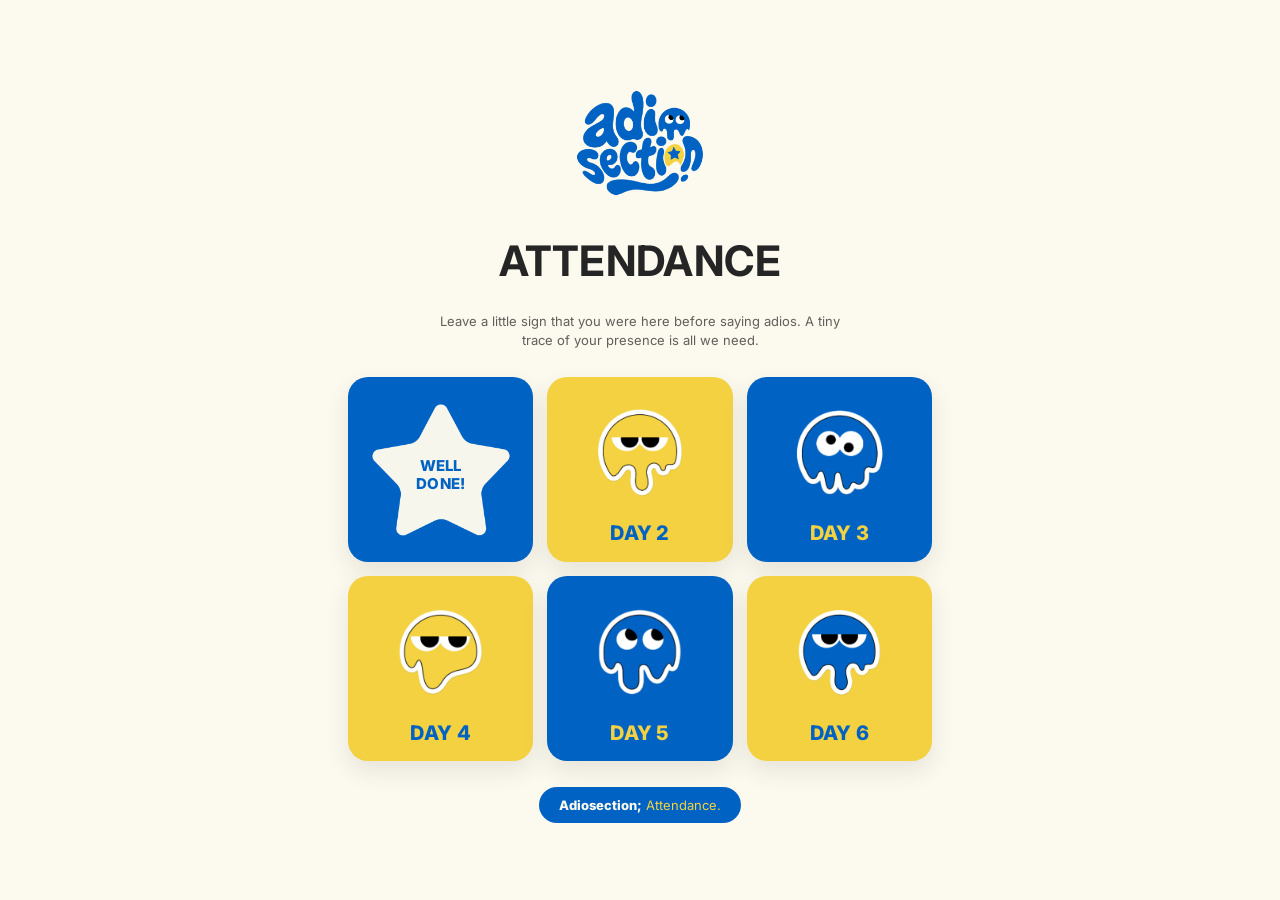
<file: index.html>
<!DOCTYPE html>
<html lang="en">
<head>
<meta charset="UTF-8">
<meta name="viewport" content="width=device-width, initial-scale=1.0">
<title>Adiosection — Attendance</title>
<link rel="preconnect" href="https://fonts.googleapis.com">
<link href="https://fonts.googleapis.com/css2?family=Inter:wght@400;500;700;800;900&display=swap" rel="stylesheet">
<link rel="stylesheet" href="style.css">
</head>
<body>

<div class="page">

  <div class="logo-wrap">
    <img src="assets/logo.png" alt="Adiosection logo">
  </div>

  <h1 class="title">ATTENDANCE</h1>
  <p class="subtitle">
    Leave a little sign that you were here before saying adios. 
    A tiny trace of your presence is all we need.
  </p>

  <!--
    TEMPLATE NOTE:
    To mark a future day as completed, just add class="completed" to that
    .card and swap its inner markup for the "completed" block below
    (star icon + WELL DONE label) — see Day 1 as the reference example.
  -->

  <div class="grid" id="cardGrid">

    <!-- DAY 1 — completed -->
    <div class="card bg-blue completed" data-day="1">
      <div class="star-wrap">
        <div class="star-frame">
          <img class="star" src="assets/star.png" alt="">
        </div>
        <div class="done-label">WELL<br>DONE!</div>
      </div>
    </div>

    <!-- DAY 2 -->
    <div class="card bg-yellow" data-day="2" onclick="goToDay(2)">
      <div class="icon-frame"><img class="icon" src="assets/icon1.png" alt="Day 2 icon"></div>
      <div class="day-label">DAY 2</div>
    </div>

    <!-- DAY 3 -->
    <div class="card bg-blue" data-day="3" onclick="goToDay(3)">
      <div class="icon-frame"><img class="icon" src="assets/icon2.png" alt="Day 3 icon"></div>
      <div class="day-label">DAY 3</div>
    </div>

    <!-- DAY 4 -->
    <div class="card bg-yellow" data-day="4" onclick="goToDay(4)">
      <div class="icon-frame"><img class="icon" src="assets/icon3.png" alt="Day 4 icon"></div>
      <div class="day-label">DAY 4</div>
    </div>

    <!-- DAY 5 -->
    <div class="card bg-blue" data-day="5" onclick="goToDay(5)">
      <div class="icon-frame"><img class="icon" src="assets/icon4.png" alt="Day 5 icon"></div>
      <div class="day-label">DAY 5</div>
    </div>

    <!-- DAY 6 -->
    <div class="card bg-yellow" data-day="6" onclick="goToDay(6)">
      <div class="icon-frame"><img class="icon" src="assets/icon5.png" alt="Day 6 icon"></div>
      <div class="day-label">DAY 6</div>
    </div>

  </div>

  <div class="footer-pill-wrap">
    <div class="footer-pill"><b>Adiosection;</b> Attendance.</div>
  </div>

</div>

<!-- OOPS popup (days that aren't unlocked yet) -->
<div class="modal-backdrop" id="oopsModal">
  <div class="modal-box">
    <img src="assets/icon4.png" alt="">
    <p>Oops, you haven't reached this point yet.</p>
    <button onclick="closeOops()">OK</button>
  </div>
</div>

<!-- Name entry popup, shown before Day 2's game starts -->
<div class="modal-backdrop" id="nameModal">
  <div class="modal-box">
    <p>Enter your name</p>
    <input type="text" id="nameInput" class="name-input" placeholder="Your name" maxlength="30" autocomplete="off">
    <button onclick="submitName()">Start</button>
  </div>
</div>

<script>
  let pendingDay = null;

  function goToDay(day){
    if(day === 2){
      pendingDay = day;
      const modal = document.getElementById('nameModal');
      modal.classList.add('open');
      const input = document.getElementById('nameInput');
      input.value = '';
      setTimeout(() => input.focus(), 50);
      return;
    }
    // Days 3–6 are locked until unlocked via the same "completed" template as Day 1
    document.getElementById('oopsModal').classList.add('open');
  }

  function closeOops(){
    document.getElementById('oopsModal').classList.remove('open');
  }

  function submitName(){
    const input = document.getElementById('nameInput');
    const name = input.value.trim() || 'Friend';
    document.getElementById('nameModal').classList.remove('open');
    window.location.href = `game.html?name=${encodeURIComponent(name)}&day=${pendingDay}`;
  }

  document.getElementById('nameInput').addEventListener('keydown', (e) => {
    if(e.key === 'Enter') submitName();
  });
</script>

</body>
</html>
</file>
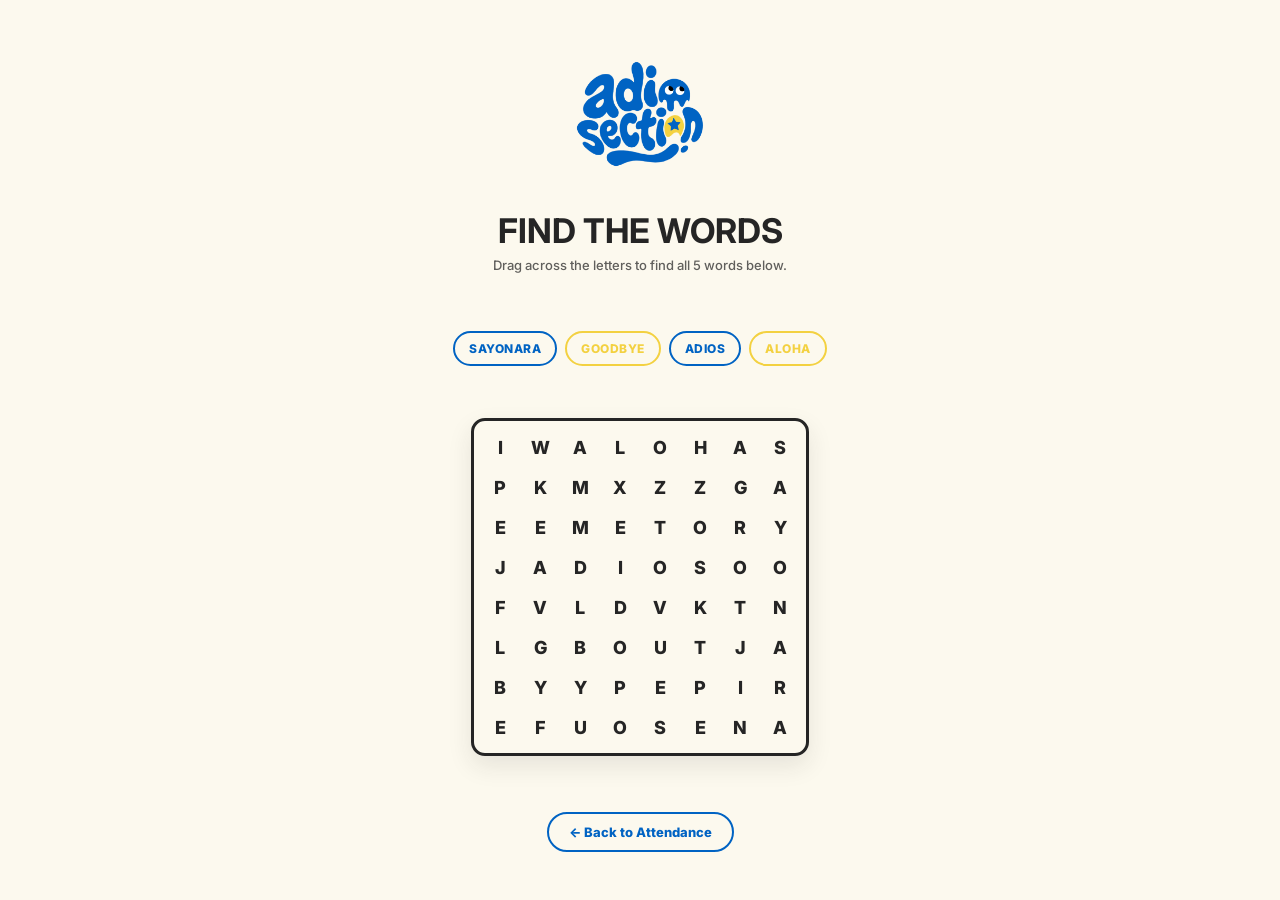
<file: game.html>
<!DOCTYPE html>
<html lang="en">
<head>
<meta charset="UTF-8">
<meta name="viewport" content="width=device-width, initial-scale=1.0">
<title>Adiosection — Day 2: Word Search</title>
<link rel="preconnect" href="https://fonts.googleapis.com">
<link href="https://fonts.googleapis.com/css2?family=Inter:wght@400;500;700;800;900&display=swap" rel="stylesheet">
<link rel="stylesheet" href="style.css">
<link rel="stylesheet" href="game.css">
</head>
<body>

<div class="page">

  <div class="logo-wrap">
    <img src="assets/logo.png" alt="Adiosection logo">
  </div>

  <div class="game-header">
    <div class="game-title">FIND THE WORDS</div>
    <div class="game-subtitle">Drag across the letters to find all 5 words below.</div>
  </div>

  <div class="word-bank" id="wordBank"></div>

  <div class="board-wrap">
    <div class="board" id="board"></div>
  </div>

  <div class="back-link-wrap">
    <a class="back-link" href="index.html">← Back to Attendance</a>
  </div>

</div>

<!-- Congrats popup -->
<div class="modal-backdrop" id="winModal">
  <div class="modal-box">
    <img id="winIcon" src="assets/icon4.png" alt="">
    <p id="winMessage">Congratulations!</p>
    <button onclick="window.location.href='index.html'">Back to Home</button>
  </div>
</div>

<script>
const params = new URLSearchParams(window.location.search);
const playerName = params.get('name') || 'Friend';
const dayNumber = params.get('day') || '2';

document.getElementById('winMessage').textContent =
  `Congratulations, ${playerName}! You've completed Day ${dayNumber} attendance.`;

// If assets/star.png hasn't been added yet, fall back to an emoji so the
// popup never looks broken/empty.
document.getElementById('winIcon').addEventListener('error', function(){
  const fallback = document.createElement('div');
  fallback.textContent = '⭐';
  fallback.style.fontSize = '56px';
  fallback.style.lineHeight = '1';
  fallback.style.margin = '0 auto 14px';
  this.replaceWith(fallback);
});

const WORDS = ["SAYONARA","GOODBYE","ADIOS","ALOHA"];
// SAYONARA is 8 letters, so 8x8 is the smallest grid every word can fit in.
const SIZE = 8;
const CELL = 40; // px, keep in sync with CSS sizing below
const COLORS = ["#0063c3", "#f3d141"]; // blue, yellow — cycled per word

let grid = [];
let placements = {}; // word -> {row,col,dir,len}
let foundWords = new Set();

function tryBuildGrid(){
  const localGrid = Array.from({length: SIZE}, () => Array(SIZE).fill(null));
  const localPlacements = {};
  const dirs = [[0,1],[1,0],[1,1],[1,-1]];

  // place the longest words first — much more likely to succeed on a tight grid
  const ordered = [...WORDS].sort((a,b) => b.length - a.length);

  for(const word of ordered){
    let placed = false, attempts = 0;
    while(!placed && attempts < 2000){
      attempts++;
      const dir = dirs[Math.floor(Math.random()*dirs.length)];
      const row = Math.floor(Math.random()*SIZE);
      const col = Math.floor(Math.random()*SIZE);
      const endRow = row + dir[0]*(word.length-1);
      const endCol = col + dir[1]*(word.length-1);
      if(endRow < 0 || endRow >= SIZE || endCol < 0 || endCol >= SIZE) continue;

      let ok = true;
      for(let i=0; i<word.length; i++){
        const r = row + dir[0]*i, c = col + dir[1]*i;
        if(localGrid[r][c] && localGrid[r][c] !== word[i]){ ok = false; break; }
      }
      if(!ok) continue;

      for(let i=0; i<word.length; i++){
        const r = row + dir[0]*i, c = col + dir[1]*i;
        localGrid[r][c] = word[i];
      }
      localPlacements[word] = {row, col, dir, len: word.length};
      placed = true;
    }
    if(!placed) return null; // this attempt failed, caller will retry
  }

  const alphabet = "ABCDEFGHIJKLMNOPQRSTUVWXYZ";
  for(let r=0; r<SIZE; r++)
    for(let c=0; c<SIZE; c++)
      if(!localGrid[r][c]) localGrid[r][c] = alphabet[Math.floor(Math.random()*26)];

  return { grid: localGrid, placements: localPlacements };
}

function buildGrid(){
  let result = null;
  let tries = 0;
  while(!result && tries < 200){
    result = tryBuildGrid();
    tries++;
  }
  if(!result){
    // extremely unlikely fallback: just retry once more without giving up
    result = tryBuildGrid() || { grid: Array.from({length: SIZE}, () => Array(SIZE).fill('A')), placements: {} };
  }
  grid = result.grid;
  placements = result.placements;
}

function renderWordBank(){
  const bank = document.getElementById('wordBank');
  bank.innerHTML = '';
  WORDS.forEach((w, i) => {
    const chip = document.createElement('div');
    chip.className = 'word-chip';
    chip.id = 'chip-' + w;
    chip.style.setProperty('--chip-color', COLORS[i % COLORS.length]);
    chip.textContent = w;
    bank.appendChild(chip);
  });
}

function renderBoard(){
  const board = document.getElementById('board');
  board.style.gridTemplateColumns = `repeat(${SIZE}, ${CELL}px)`;
  board.style.gridTemplateRows = `repeat(${SIZE}, ${CELL}px)`;
  board.innerHTML = '';

  for(let r=0; r<SIZE; r++){
    for(let c=0; c<SIZE; c++){
      const cell = document.createElement('div');
      cell.className = 'cell';
      cell.dataset.r = r;
      cell.dataset.c = c;
      cell.textContent = grid[r][c];
      cell.addEventListener('mousedown', onStart);
      cell.addEventListener('mouseenter', onEnter);
      cell.addEventListener('touchstart', onTouchStart, {passive:false});
      board.appendChild(cell);
    }
  }

  const svgNS = "http://www.w3.org/2000/svg";
  const svg = document.createElementNS(svgNS, "svg");
  svg.setAttribute("class", "line-layer");
  svg.setAttribute("viewBox", `0 0 ${SIZE*CELL} ${SIZE*CELL}`);
  svg.id = "lineLayer";
  board.appendChild(svg);

  document.addEventListener('mouseup', onEnd);
}

let selecting = false;
let startCell = null;
let currentPreview = null;

function cellCenter(r, c){
  return { x: c*CELL + CELL/2, y: r*CELL + CELL/2 };
}

function onStart(e){
  selecting = true;
  startCell = { r: +e.currentTarget.dataset.r, c: +e.currentTarget.dataset.c };
}

function onEnter(e){
  if(!selecting) return;
  const r = +e.currentTarget.dataset.r, c = +e.currentTarget.dataset.c;
  drawPreview(startCell, {r,c});
}

function onTouchStart(e){
  e.preventDefault();
  selecting = true;
  const t = e.touches[0];
  const el = document.elementFromPoint(t.clientX, t.clientY);
  if(el && el.classList.contains('cell')){
    startCell = { r: +el.dataset.r, c: +el.dataset.c };
  }
  document.addEventListener('touchmove', onTouchMove, {passive:false});
  document.addEventListener('touchend', onTouchEnd);
}

function onTouchMove(e){
  if(!selecting) return;
  e.preventDefault();
  const t = e.touches[0];
  const el = document.elementFromPoint(t.clientX, t.clientY);
  if(el && el.classList.contains('cell')){
    drawPreview(startCell, { r: +el.dataset.r, c: +el.dataset.c });
  }
}

function onTouchEnd(){
  document.removeEventListener('touchmove', onTouchMove);
  document.removeEventListener('touchend', onTouchEnd);
  finalizeSelection();
}

function onEnd(){
  if(!selecting) return;
  finalizeSelection();
}

function straightPath(a, b){
  const dr = b.r - a.r, dc = b.c - a.c;
  const steps = Math.max(Math.abs(dr), Math.abs(dc));
  if(steps === 0) return [a];
  const stepR = Math.sign(dr), stepC = Math.sign(dc);
  // only allow perfectly straight/diagonal lines
  if(dr !== 0 && dc !== 0 && Math.abs(dr) !== Math.abs(dc)) return null;
  const path = [];
  for(let i=0; i<=steps; i++){
    path.push({ r: a.r + stepR*i, c: a.c + stepC*i });
  }
  return path;
}

function drawPreview(a, b){
  const svg = document.getElementById('lineLayer');
  const existing = svg.querySelector('.preview-line');
  if(existing) existing.remove();

  const path = straightPath(a, b);
  if(!path) { currentPreview = null; return; }
  currentPreview = path;

  const p1 = cellCenter(a.r, a.c);
  const p2 = cellCenter(b.r, b.c);
  const line = document.createElementNS("http://www.w3.org/2000/svg", "line");
  line.setAttribute("class", "preview-line trace-stroke");
  line.setAttribute("x1", p1.x); line.setAttribute("y1", p1.y);
  line.setAttribute("x2", p2.x); line.setAttribute("y2", p2.y);
  line.setAttribute("stroke", "#0063c3");
  line.setAttribute("stroke-width", CELL*0.55);
  line.setAttribute("opacity", "0.18");
  svg.appendChild(line);
}

function finalizeSelection(){
  selecting = false;
  const svg = document.getElementById('lineLayer');
  const existing = svg.querySelector('.preview-line');
  if(existing) existing.remove();

  if(currentPreview && currentPreview.length > 1){
    checkMatch(currentPreview);
  }
  currentPreview = null;
  startCell = null;
}

function checkMatch(path){
  const forward = path.map(p => grid[p.r][p.c]).join('');
  const backward = forward.split('').reverse().join('');

  for(const word of WORDS){
    if(foundWords.has(word)) continue;
    if(forward === word || backward === word){
      markFound(word, path);
      return;
    }
  }
}

function markFound(word, path){
  foundWords.add(word);
  document.getElementById('chip-' + word).classList.add('found');

  const colorIndex = WORDS.indexOf(word) % COLORS.length;
  const color = COLORS[colorIndex];

  const svg = document.getElementById('lineLayer');
  const p1 = cellCenter(path[0].r, path[0].c);
  const p2 = cellCenter(path[path.length-1].r, path[path.length-1].c);
  const line = document.createElementNS("http://www.w3.org/2000/svg", "line");
  line.setAttribute("class", "trace-stroke");
  line.setAttribute("x1", p1.x); line.setAttribute("y1", p1.y);
  line.setAttribute("x2", p2.x); line.setAttribute("y2", p2.y);
  line.setAttribute("stroke", color);
  line.setAttribute("stroke-width", CELL*0.5);
  svg.appendChild(line);

  if(foundWords.size === WORDS.length){
    setTimeout(() => {
      document.getElementById('winModal').classList.add('open');
    }, 400);
  }
}

buildGrid();
renderWordBank();
renderBoard();
</script>

</body>
</html>
</file>
<file: style.css>
/* ===========================================================
   Adiosection — Attendance
   Palette: Blue #0063C3 · Yellow #F3D141 · Cream #FCF9EE · Ink #252525
   Font: Inter (weight does all the talking)
=========================================================== */

:root{
  --blue: #0063c3;
  --blue-ink: #0052a3;
  --yellow: #f3d141;
  --cream: #fcf9ee;
  --ink: #252525;

  --radius-lg: 28px;
  --radius-md: 20px;
  --radius-pill: 999px;

  --shadow-card: 0 10px 24px rgba(37,37,37,0.10);
}

*{ box-sizing: border-box; }

html, body{
  margin: 0;
  padding: 0;
  width: 100%;
  overflow-x: hidden;
  background: var(--cream);
  color: var(--ink);
  font-family: "Inter", system-ui, -apple-system, "Segoe UI", sans-serif;
  -webkit-font-smoothing: antialiased;
}

.page{
  max-width: 640px;
  width: 100%;
  margin: 0 auto;
  padding: 32px 28px 32px;
  min-height: 100vh;
  overflow-x: hidden;
  display: flex;
  flex-direction: column;
  justify-content: center;
  gap: 26px;
}

/* ---------- Header ---------- */

.logo-wrap{
  display: flex;
  justify-content: center;
}

.logo-wrap img{
  max-width: 62%;
  height: auto;
  max-height: 132px;
  width: auto;
  object-fit: contain;
}

h1.title{
  text-align: center;
  font-weight: 700;
  font-size: clamp(28px, 7vw, 42px);
  letter-spacing: 0.3px;
  margin: 0;
  color: var(--ink);
}

.subtitle{
  text-align: center;
  font-weight: 400;
  font-size: 13px;
  line-height: 1.5;
  color: var(--ink);
  opacity: 0.72;
  max-width: 420px;
  margin: 0 auto;
}

/* ---------- Card grid ---------- */

.grid{
  display: grid;
  grid-template-columns: repeat(3, 1fr);
  gap: 14px;
  width: 100%;
}

.card{
  position: relative;
  width: 100%;
  height: 0;
  padding-top: 100%; /* classic responsive-square trick — more reliable across
                         renderers than the aspect-ratio property */
  border-radius: var(--radius-md);
  cursor: pointer;
  border: none;
  overflow: hidden;
  box-shadow: var(--shadow-card);
  transition: transform .15s ease, box-shadow .15s ease;
  -webkit-tap-highlight-color: transparent;
}

.card:hover{ transform: translateY(-3px); }
.card:active{ transform: translateY(0px) scale(0.98); }

.card.bg-blue{ background: var(--blue); }
.card.bg-yellow{ background: var(--yellow); }

/* Icon sits inside a plain <div> "frame" that's absolutely positioned
   with fixed inset percentages. Doing the inset math on a plain div
   (not the <img> itself) avoids a browser edge case where an <img>
   with an intrinsic ratio + auto width/height + all 4 offsets set can
   collapse to 0×0 and vanish. The image then just fills its frame. */
.card .icon-frame{
  position: absolute;
  top: 12%;
  left: 14%;
  right: 14%;
  bottom: 30%;
  pointer-events: none;
}

.card .icon{
  display: block;
  width: 100%;
  height: 100%;
  object-fit: contain;
}

.card .day-label{
  position: absolute;
  left: 4%;
  right: 4%;
  bottom: 9%;
  text-align: center;
  font-weight: 800;
  font-size: clamp(13px, 4vw, 20px);
  letter-spacing: 0.3px;
  white-space: nowrap;
  overflow: hidden;
  text-overflow: ellipsis;
  pointer-events: none;
}

.card.bg-yellow .day-label{ color: var(--blue); }
.card.bg-blue .day-label{ color: var(--yellow); }

/* completed / starred state */
.card.completed{
  background: var(--blue);
}

.star-wrap{
  position: absolute;
  inset: 0;
}

.star-wrap .star-frame{
  position: absolute;
  top: 10%;
  left: 10%;
  right: 10%;
  bottom: 10%;
  pointer-events: none;
}

.star-wrap .star{
  display: block;
  width: 100%;
  height: 100%;
  object-fit: contain;
}

.star-wrap .done-label{
  position: absolute;
  top: 50%;
  left: 50%;
  transform: translate(-50%, calc(-50% + 5px));
  font-weight: 800;
  color: var(--blue);
  font-size: clamp(12px, 3.4vw, 15px);
  line-height: 1.15;
  text-align: center;
  letter-spacing: 0.3px;
  pointer-events: none;
}

/* ---------- Footer pill ---------- */

.footer-pill-wrap{
  display: flex;
  justify-content: center;
}

.footer-pill{
  background: var(--blue);
  color: var(--yellow);
  font-size: 13px;
  padding: 10px 20px;
  border-radius: var(--radius-pill);
}

.footer-pill b{
  color: var(--cream);
  font-weight: 800;
}

/* ---------- Keep everything on one screen on mobile ---------- */
@media (max-width: 480px){
  .page{ padding: 20px 18px 20px; gap: 16px; }
  .logo-wrap img{ max-height: 76px; }
  h1.title{ font-size: 26px; }
  .subtitle{ font-size: 11px; }
  .grid{ gap: 8px; }
  .footer-pill{ padding: 8px 16px; font-size: 12px; }
}

/* ---------- Modal (shared) ---------- */

.modal-backdrop{
  position: fixed;
  inset: 0;
  background: rgba(37,37,37,0.55);
  display: none;
  align-items: center;
  justify-content: center;
  padding: 24px;
  z-index: 50;
}

.modal-backdrop.open{ display: flex; }

.modal-box{
  background: var(--cream);
  border-radius: var(--radius-lg);
  padding: 32px 26px 26px;
  max-width: 340px;
  width: 100%;
  text-align: center;
  box-shadow: 0 20px 50px rgba(0,0,0,0.25);
}

.modal-box img{
  width: 84px;
  height: 84px;
  object-fit: contain;
  margin: 0 auto 14px;
}

.modal-box p{
  font-weight: 700;
  font-size: 15px;
  line-height: 1.5;
  color: var(--ink);
  margin: 0 0 22px;
}

.modal-box .name-input{
  display: block;
  width: 100%;
  font-family: inherit;
  font-size: 15px;
  font-weight: 500;
  color: var(--ink);
  padding: 12px 14px;
  border: 2px solid var(--blue);
  border-radius: 12px;
  background: #fff;
  margin-bottom: 16px;
  outline: none;
}

.modal-box .name-input:focus{
  border-color: var(--blue-ink);
}

.modal-box button{
  border: none;
  background: var(--blue);
  color: var(--yellow);
  font-weight: 800;
  font-size: 14px;
  padding: 12px 26px;
  border-radius: var(--radius-pill);
  cursor: pointer;
}

.modal-box button:hover{ background: var(--blue-ink); }
</file>
<file: game.css>
.game-header{
  display: flex;
  flex-direction: column;
  align-items: center;
  margin-bottom: 8px;
}

.game-title{
  font-weight: 700;
  font-size: clamp(26px, 7vw, 34px);
  margin: 4px 0 6px;
  text-align: center;
}

.game-subtitle{
  font-size: 13px;
  font-weight: 500;
  opacity: 0.72;
  text-align: center;
  margin: 0 0 24px;
}

.word-bank{
  display: flex;
  flex-wrap: wrap;
  gap: 8px;
  justify-content: center;
  margin-bottom: 26px;
}

.word-chip{
  font-weight: 800;
  font-size: 12px;
  letter-spacing: 0.5px;
  padding: 8px 14px;
  border-radius: 999px;
  background: var(--cream);
  border: 2px solid var(--chip-color, var(--blue));
  color: var(--chip-color, var(--blue));
  transition: all .15s ease;
}

.word-chip.found{
  background: var(--chip-color, var(--blue));
  color: var(--cream);
  text-decoration: line-through;
  opacity: 0.85;
}

.board-wrap{
  display: flex;
  justify-content: center;
  margin-bottom: 30px;
}

.board{
  position: relative;
  display: grid;
  background: var(--cream);
  border: 3px solid var(--ink);
  border-radius: 14px;
  padding: 6px;
  user-select: none;
  touch-action: none;
  box-shadow: var(--shadow-card);
}

.cell{
  display: flex;
  align-items: center;
  justify-content: center;
  font-weight: 800;
  font-size: clamp(14px, 3.6vw, 18px);
  color: var(--ink);
  position: relative;
  z-index: 2;
  cursor: pointer;
}

.line-layer{
  position: absolute;
  inset: 6px;
  z-index: 1;
  pointer-events: none;
}

.trace-stroke{
  stroke-linecap: round;
  opacity: 0.85;
}

.back-link-wrap{
  display: flex;
  justify-content: center;
}

.back-link{
  font-weight: 800;
  font-size: 13px;
  color: var(--blue);
  text-decoration: none;
  padding: 10px 20px;
  border: 2px solid var(--blue);
  border-radius: 999px;
}

.back-link:hover{ background: var(--blue); color: var(--cream); }
</file>
